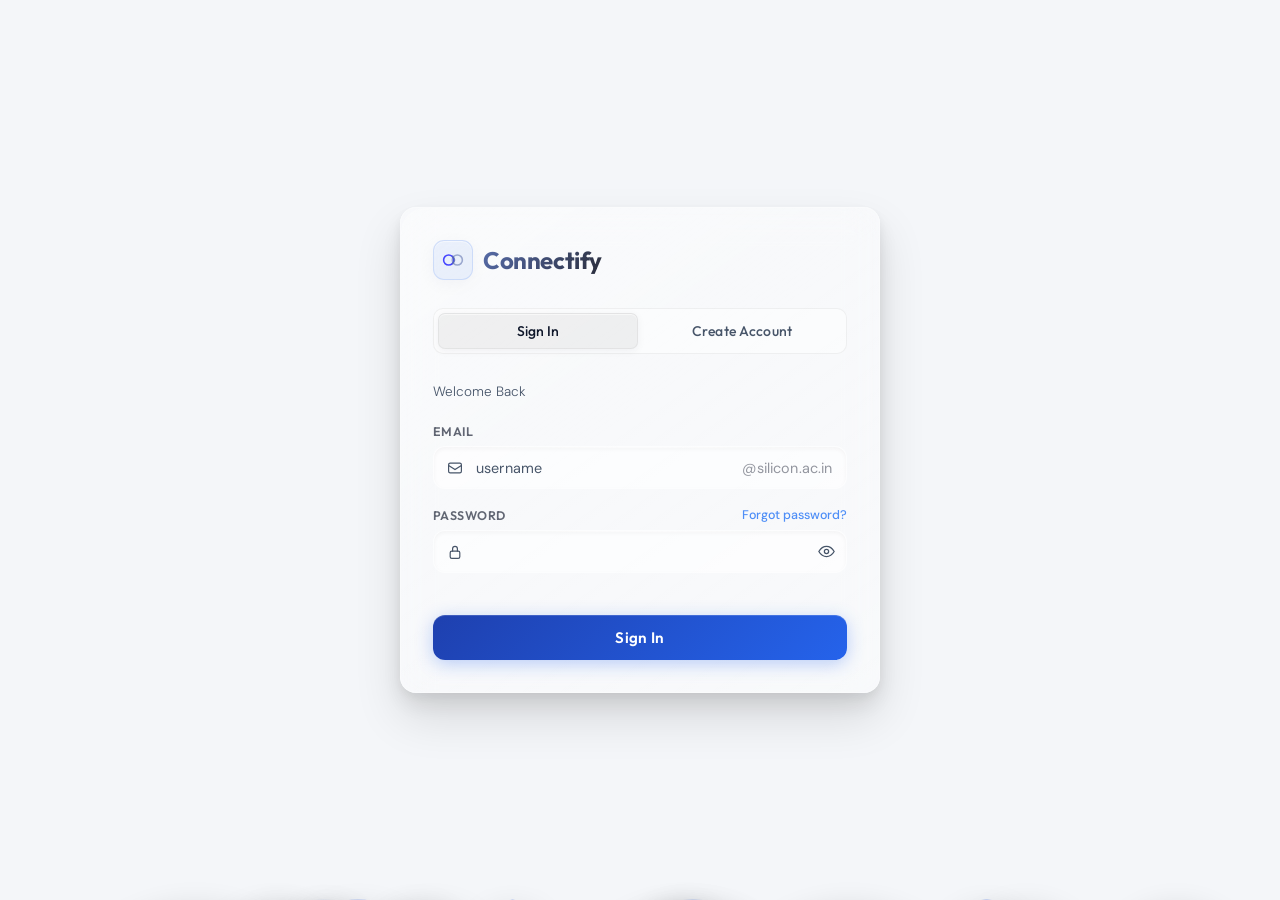
<file: index.html>
<!DOCTYPE html>
<html lang="en">

<head>
  <meta charset="UTF-8" />
  <meta name="viewport" content="width=device-width, initial-scale=1.0" />
  <title>Connectify — Sign In</title>
  <link rel="preconnect" href="https://fonts.googleapis.com" />
  <link rel="preconnect" href="https://fonts.gstatic.com" crossorigin />
  <link
    href="https://fonts.googleapis.com/css2?family=Outfit:wght@300;400;500;600;700&family=DM+Sans:ital,opsz,wght@0,9..40,300;0,9..40,400;0,9..40,500;1,9..40,300&display=swap"
    rel="stylesheet" />
  <link rel="stylesheet" href="style.css" />
</head>

<body>

  <!-- ── Animated background bubbles ── -->
  <div class="scene" id="bubbleScene" aria-hidden="true"></div>



  <!-- ── Main card ── -->
  <main class="card-wrapper">
    <div class="glass-card">

      <!-- Logo -->
      <div class="brand">
        <div class="brand-icon">
          <svg viewBox="0 0 36 36" fill="none" xmlns="http://www.w3.org/2000/svg" aria-hidden="true">
            <circle cx="12" cy="18" r="7" stroke="Blue" stroke-width="2.2" />
            <circle cx="24" cy="18" r="7" stroke="Grey" stroke-width="2.2" />
            <path d="M17.5 12.8C19.2 14.2 20.3 16 20.3 18s-1.1 3.8-2.8 5.2" stroke="rgba(255,255,255,0.8)"
              stroke-width="1.8" stroke-linecap="round" />
          </svg>
        </div>
        <span class="brand-name">Connectify</span>
      </div>

      <!-- Tab switcher -->
      <div class="tab-bar" role="tablist">
        <button class="tab active" id="tab-login" role="tab" aria-selected="true" aria-controls="panel-login"
          data-target="login">Sign In</button>
        <button class="tab" id="tab-signup" role="tab" aria-selected="false" aria-controls="panel-signup"
          data-target="signup">Create Account</button>
        <span class="tab-indicator" aria-hidden="true"></span>
      </div>

      <!-- ── LOGIN PANEL ── -->
      <div class="panel active" id="panel-login" role="tabpanel" aria-labelledby="tab-login">
        <p class="panel-subtitle">Welcome Back</p>

        <div class="field-group">
          <label class="field-label" for="login-email">Email</label>
          <div class="input-shell" id="email-shell-login">
            <div class="input-icon">
              <svg viewBox="0 0 20 20" fill="none" xmlns="http://www.w3.org/2000/svg">
                <rect x="2" y="4" width="16" height="12" rx="2" stroke="currentColor" stroke-width="1.5" />
                <path d="M2 7l8 5 8-5" stroke="currentColor" stroke-width="1.5" stroke-linecap="round" />
              </svg>
            </div>
            <input type="text" id="login-email" class="text-input" placeholder="username" autocomplete="email"
              spellcheck="false" />
            <span class="domain-suffix" aria-hidden="true">@silicon.ac.in</span>
          </div>
        </div>

        <div class="field-group">
          <div class="label-row">
            <label class="field-label" for="login-password">Password</label>
            <button type="button" class="forgot-link" tabindex="0">Forgot password?</button>
          </div>
          <div class="input-shell" id="pass-shell-login">
            <div class="input-icon">
              <svg viewBox="0 0 20 20" fill="none" xmlns="http://www.w3.org/2000/svg">
                <rect x="4" y="9" width="12" height="9" rx="2" stroke="currentColor" stroke-width="1.5" />
                <path d="M7 9V6a3 3 0 016 0v3" stroke="currentColor" stroke-width="1.5" stroke-linecap="round" />
              </svg>
            </div>
            <input type="password" id="login-password" class="text-input password-input" placeholder=""
              autocomplete="current-password" />
            <button type="button" class="eye-toggle" data-target="login-password"
              aria-label="Toggle password visibility">
              <svg class="eye-open" viewBox="0 0 20 20" fill="none" xmlns="http://www.w3.org/2000/svg">
                <path d="M1 10s3.5-6 9-6 9 6 9 6-3.5 6-9 6-9-6-9-6z" stroke="currentColor" stroke-width="1.5" />
                <circle cx="10" cy="10" r="2.5" stroke="currentColor" stroke-width="1.5" />
              </svg>
              <svg class="eye-closed hidden" viewBox="0 0 20 20" fill="none" xmlns="http://www.w3.org/2000/svg">
                <path d="M3 3l14 14M8.5 8.6a2.5 2.5 0 003.4 3.4M1 10s3.5-6 9-6c1.5 0 2.9.4 4.1 1M19 10s-1.2 1.9-3.1 3.4"
                  stroke="currentColor" stroke-width="1.5" stroke-linecap="round" />
              </svg>
            </button>
          </div>
        </div>

        <button type="button" class="cta-btn" id="login-btn">
          <span class="btn-text">Sign In</span>
          <span class="btn-shine" aria-hidden="true"></span>
        </button>


      </div>

      <!-- ── SIGNUP PANEL ── -->
      <div class="panel" id="panel-signup" role="tabpanel" aria-labelledby="tab-signup">
        <p class="panel-subtitle">Join Connectify. Your campus network awaits.</p>

        <div class="name-row">
          <div class="field-group">
            <label class="field-label" for="signup-fname">First Name</label>
            <div class="input-shell">
              <div class="input-icon">
                <svg viewBox="0 0 20 20" fill="none" xmlns="http://www.w3.org/2000/svg">
                  <circle cx="10" cy="7" r="3" stroke="currentColor" stroke-width="1.5" />
                  <path d="M3 17c0-3.3 3.1-6 7-6s7 2.7 7 6" stroke="currentColor" stroke-width="1.5"
                    stroke-linecap="round" />
                </svg>
              </div>
              <input type="text" id="signup-fname" class="text-input" placeholder="First" autocomplete="given-name" />
            </div>
          </div>
          <div class="field-group">
            <label class="field-label" for="signup-lname">Last Name</label>
            <div class="input-shell">
              <input type="text" id="signup-lname" class="text-input" placeholder="Last" style="padding-left:1rem"
                autocomplete="family-name" />
            </div>
          </div>
        </div>

        <div class="field-group">
          <label class="field-label" for="signup-email">Email</label>
          <div class="input-shell" id="email-shell-signup">
            <div class="input-icon">
              <svg viewBox="0 0 20 20" fill="none" xmlns="http://www.w3.org/2000/svg">
                <rect x="2" y="4" width="16" height="12" rx="2" stroke="currentColor" stroke-width="1.5" />
                <path d="M2 7l8 5 8-5" stroke="currentColor" stroke-width="1.5" stroke-linecap="round" />
              </svg>
            </div>
            <input type="text" id="signup-email" class="text-input" placeholder="username" autocomplete="off"
              spellcheck="false" />
            <span class="domain-suffix" aria-hidden="true">@silicon.ac.in</span>
          </div>
        </div>

        <div class="field-group">
          <label class="field-label" for="signup-password">Password</label>
          <div class="input-shell" id="pass-shell-signup">
            <div class="input-icon">
              <svg viewBox="0 0 20 20" fill="none" xmlns="http://www.w3.org/2000/svg">
                <rect x="4" y="9" width="12" height="9" rx="2" stroke="currentColor" stroke-width="1.5" />
                <path d="M7 9V6a3 3 0 016 0v3" stroke="currentColor" stroke-width="1.5" stroke-linecap="round" />
              </svg>
            </div>
            <input type="password" id="signup-password" class="text-input password-input" placeholder="Create password"
              autocomplete="new-password" />
            <button type="button" class="eye-toggle" data-target="signup-password"
              aria-label="Toggle password visibility">
              <svg class="eye-open" viewBox="0 0 20 20" fill="none" xmlns="http://www.w3.org/2000/svg">
                <path d="M1 10s3.5-6 9-6 9 6 9 6-3.5 6-9 6-9-6-9-6z" stroke="currentColor" stroke-width="1.5" />
                <circle cx="10" cy="10" r="2.5" stroke="currentColor" stroke-width="1.5" />
              </svg>
              <svg class="eye-closed hidden" viewBox="0 0 20 20" fill="none" xmlns="http://www.w3.org/2000/svg">
                <path d="M3 3l14 14M8.5 8.6a2.5 2.5 0 003.4 3.4M1 10s3.5-6 9-6c1.5 0 2.9.4 4.1 1M19 10s-1.2 1.9-3.1 3.4"
                  stroke="currentColor" stroke-width="1.5" stroke-linecap="round" />
              </svg>
            </button>
          </div>
          <!-- Strength bar -->
          <div class="strength-bar" id="strength-bar" aria-label="Password strength">
            <div class="strength-seg" data-index="0"></div>
            <div class="strength-seg" data-index="1"></div>
            <div class="strength-seg" data-index="2"></div>
            <div class="strength-seg" data-index="3"></div>
          </div>
          <span class="strength-label" id="strength-label"></span>
        </div>

        <div class="field-group">
          <label class="field-label" for="signup-confirm">Confirm Password</label>
          <div class="input-shell" id="confirm-shell">
            <div class="input-icon">
              <svg viewBox="0 0 20 20" fill="none" xmlns="http://www.w3.org/2000/svg">
                <path d="M5 10l4 4 6-7" stroke="currentColor" stroke-width="1.5" stroke-linecap="round"
                  stroke-linejoin="round" />
              </svg>
            </div>
            <input type="password" id="signup-confirm" class="text-input password-input" placeholder="Re-enter password"
              autocomplete="new-password" />
          </div>
          <span class="match-hint" id="match-hint"></span>
        </div>

        <button type="button" class="cta-btn" id="signup-btn">
          <span class="btn-text">Create Account</span>
          <span class="btn-shine" aria-hidden="true"></span>
        </button>

        <p class="terms-note">By signing up you agree to our <a href="#" class="terms-link">Terms of Service</a> &amp;
          <a href="#" class="terms-link">Privacy Policy</a>.
        </p>
      </div>

    </div>
  </main>

  <!-- Toast -->
  <div class="toast" id="toast" role="alert" aria-live="polite"></div>

  <script src="script.js"></script>
</body>

</html>
</file>
<file: style.css>
/* ═══════════════════════════════════════════════════
   Connectify — Glassmorphism UI  |  style.css
   ═══════════════════════════════════════════════════ */

/* ── Design Tokens ── */
:root {
  --bg-deep: #f8fafc;
  --bg-mid: #e2e8f0;
  --blue-vivid: #1a5aff;
  --blue-bright: #3b82f6;
  --blue-glow: #60a5fa;
  --blue-pale: #93c5fd;

  --glass-bg: rgba(255, 255, 255, 0.15);
  --glass-border: rgba(255, 255, 255, 0.4);
  --glass-shadow: rgba(0, 20, 80, 0.08);

  --input-bg: rgba(255, 255, 255, 0.6);
  --input-border: rgba(0, 0, 0, 0.08);
  --input-focus-bg: rgba(255, 255, 255, 0.9);
  --input-focus-border: rgba(37, 99, 235, 0.4);

  --text-primary: #0f172a;
  --text-secondary: #475569;
  --text-domain: rgba(15, 23, 42, 0.45);

  --tab-active-bg: rgba(0, 0, 0, 0.05);

  --accent-gradient: linear-gradient(135deg, #1e40af 0%, #2563eb 100%);
  --btn-glow: rgba(37, 99, 235, 0.3);

  --radius-card: 24px;
  --radius-input: 12px;
  --radius-btn: 12px;

  --font-head: 'Outfit', sans-serif;
  --font-body: 'DM Sans', sans-serif;

  --ease-smooth: cubic-bezier(0.4, 0, 0.2, 1);
  --ease-spring: cubic-bezier(0.34, 1.56, 0.64, 1);
}

/* ── Reset ── */
*,
*::before,
*::after {
  box-sizing: border-box;
  margin: 0;
  padding: 0;
}

html {
  font-size: 16px;
  -webkit-font-smoothing: antialiased;
}

body {
  min-height: 100dvh;
  display: flex;
  align-items: center;
  justify-content: center;
  background: #f4f6f9;
  font-family: var(--font-body);
  color: var(--text-primary);
  overflow: hidden;
  position: relative;
}

button {
  cursor: pointer;
  border: none;
  background: none;
  font: inherit;
  color: inherit;
}

input {
  outline: none;
  border: none;
  background: none;
  font: inherit;
  color: inherit;
  width: 100%;
}

a {
  text-decoration: none;
}

svg {
  display: block;
  flex-shrink: 0;
}



/* ── Bubble scene ── */
.scene {
  position: fixed;
  inset: 0;
  pointer-events: none;
  z-index: 1;
  overflow: hidden;
}

.bubble {
  position: absolute;
  border-radius: 50%;
  /* 3D solid sphere look from image */
  background: radial-gradient(circle at 30% 30%,
      #4a8bf5 0%,
      #1d4ed8 40%,
      #051540 100%);
  box-shadow:
    inset 0 15px 20px rgba(255, 255, 255, 0.4),
    inset 0 -15px 20px rgba(0, 0, 0, 0.2),
    0 15px 35px rgba(0, 0, 0, 0.2);
  animation: floatUp linear infinite, colorShift alternate infinite ease-in-out;
  will-change: transform, opacity, filter;
}

@keyframes colorShift {
  0% {
    filter: grayscale(0%) contrast(100%);
  }

  100% {
    filter: grayscale(100%) contrast(150%) brightness(1.2);
  }
}

@keyframes floatUp {
  0% {
    transform: translateY(0) translateX(0) scale(1);
    opacity: 0;
  }

  8% {
    opacity: 1;
  }

  92% {
    opacity: 1;
  }

  100% {
    transform: translateY(-105vh) translateX(var(--drift)) scale(var(--scale-end));
    opacity: 0;
  }
}

/* ── Main card wrapper ── */
.card-wrapper {
  position: relative;
  z-index: 10;
  width: min(480px, calc(100vw - 2rem));
  animation: cardIn 0.75s var(--ease-spring) both;
}

@keyframes cardIn {
  from {
    opacity: 0;
    transform: translateY(28px) scale(0.97);
  }

  to {
    opacity: 1;
    transform: translateY(0) scale(1);
  }
}

/* ── Glass card ── */
.glass-card {
  /* The 35% opacity white background */
  background: rgba(255, 255, 255, 0.35);

  /* The frosted glass blur effect */
  backdrop-filter: blur(16px);
  -webkit-backdrop-filter: blur(16px);
  /* For Safari support */

  /* The subtle edge of the glass */
  border: 1px solid rgba(255, 255, 255, 0.3);

  /* Soft shadow for depth */
  box-shadow:
    0 4px 12px rgba(0, 0, 0, 0.05),
    0 12px 24px rgba(0, 0, 0, 0.08),
    0 24px 48px rgba(0, 0, 0, 0.12);

  /* Standard styling */
  border-radius: 16px;
  padding: 2rem;
  color: #1a365d;
  /* Dark blue text color from your theme */

  /* Structural variables preserved */
  position: relative;
  overflow: hidden;
}

/* Card top-light shimmer */
.glass-card::before {
  content: '';
  position: absolute;
  inset: 0;
  border-radius: var(--radius-card);
  background: linear-gradient(145deg,
      rgba(255, 255, 255, 0.35) 0%,
      rgba(255, 255, 255, 0.0) 45%,
      rgba(255, 255, 255, 0.1) 100%);
  pointer-events: none;
}

/* ── Brand ── */
.brand {
  display: flex;
  align-items: center;
  gap: 0.65rem;
  margin-bottom: 1.75rem;
}

.brand-icon {
  width: 40px;
  height: 40px;
  background: rgba(37, 99, 235, 0.1);
  border: 1px solid rgba(37, 99, 235, 0.2);
  border-radius: 11px;
  display: flex;
  align-items: center;
  justify-content: center;
  box-shadow: 0 4px 16px rgba(0, 20, 90, 0.05), inset 0 1px 0 rgba(255, 255, 255, 0.5);
  padding: 6px;
}

.brand-icon svg {
  width: 100%;
  height: 100%;
  stroke: #1e3a8a;
}

.brand-icon svg circle:nth-child(2) {
  stroke: rgba(30, 58, 138, 0.55);
}

.brand-icon svg path {
  stroke: rgba(30, 58, 138, 0.8);
}

.brand-name {
  font-family: var(--font-head);
  font-size: 1.5rem;
  font-weight: 700;
  letter-spacing: -0.02em;
  background: linear-gradient(120deg, #1e3a8a 0%, #020617 100%);
  -webkit-background-clip: text;
  -webkit-text-fill-color: transparent;
  background-clip: text;
}

/* ── Tab bar ── */
.tab-bar {
  display: flex;
  position: relative;
  background: rgba(255, 255, 255, 0.4);
  border: 1px solid rgba(0, 0, 0, 0.05);
  border-radius: 10px;
  padding: 4px;
  margin-bottom: 1.75rem;
  gap: 4px;
}

.tab {
  flex: 1;
  padding: 0.55rem 0;
  font-family: var(--font-head);
  font-size: 0.875rem;
  font-weight: 500;
  color: var(--text-secondary);
  border-radius: 7px;
  transition: color 0.3s var(--ease-smooth);
  position: relative;
  z-index: 2;
  letter-spacing: 0.01em;
}

.tab.active {
  color: var(--text-primary);
}

.tab:hover:not(.active) {
  color: rgba(15, 23, 42, 0.78);
}

.tab-indicator {
  position: absolute;
  top: 4px;
  bottom: 4px;
  width: calc(50% - 6px);
  left: 4px;
  background: var(--tab-active-bg);
  border: 1px solid rgba(0, 0, 0, 0.05);
  border-radius: 7px;
  box-shadow: 0 2px 8px rgba(0, 10, 60, 0.05), inset 0 1px 0 rgba(255, 255, 255, 0.5);
  transition: transform 0.35s var(--ease-spring);
  z-index: 1;
}

.tab-indicator.right {
  transform: translateX(calc(100% + 4px));
}

/* ── Panel ── */
.panel {
  display: none;
  animation: fadeSlide 0.4s var(--ease-smooth) both;
}

.panel.active {
  display: block;
}

@keyframes fadeSlide {
  from {
    opacity: 0;
    transform: translateY(10px);
  }

  to {
    opacity: 1;
    transform: translateY(0);
  }
}

.panel-subtitle {
  font-size: 0.845rem;
  color: var(--text-secondary);
  margin-bottom: 1.4rem;
  line-height: 1.5;
  font-weight: 300;
}

/* ── Field groups ── */
.field-group {
  margin-bottom: 1.1rem;
}

.field-label {
  display: block;
  font-family: var(--font-head);
  font-size: 0.78rem;
  font-weight: 600;
  color: rgba(15, 23, 42, 0.65);
  letter-spacing: 0.04em;
  text-transform: uppercase;
  margin-bottom: 0.45rem;
}

.label-row {
  display: flex;
  justify-content: space-between;
  align-items: center;
  margin-bottom: 0.45rem;
}

.label-row .field-label {
  margin-bottom: 0;
}

.name-row {
  display: grid;
  grid-template-columns: 1fr 1fr;
  gap: 0.75rem;
}

/* ── Input shell (glassmorphic box) ── */
.input-shell {
  position: relative;
  display: flex;
  align-items: center;
  background: var(--input-bg);
  /* ~35% translucency */
  border: 1px solid transparent;
  border-radius: var(--radius-input);
  box-shadow: inset 0 2px 4px rgba(0, 0, 0, 0.04);
  transition: background 0.25s var(--ease-smooth),
    border-color 0.25s var(--ease-smooth),
    box-shadow 0.25s var(--ease-smooth),
    transform 0.25s var(--ease-smooth);
  overflow: hidden;
}

/* Subtle top-gloss stripe */
.input-shell::before {
  content: '';
  position: absolute;
  top: 0;
  left: 0;
  right: 0;
  height: 1px;
  background: linear-gradient(90deg, transparent, rgba(255, 255, 255, 0.6), transparent);
  border-radius: var(--radius-input) var(--radius-input) 0 0;
}

.input-shell:focus-within {
  background: var(--input-focus-bg);
  border-color: var(--input-focus-border);
  transform: translateY(-1px);
  box-shadow:
    0 0 0 3px rgba(59, 130, 246, 0.15),
    0 4px 20px rgba(0, 10, 60, 0.25),
    inset 0 1px 0 rgba(255, 255, 255, 0.12);
}

.input-shell.error {
  border-color: rgba(248, 113, 113, 0.6);
  box-shadow: 0 0 0 3px rgba(248, 113, 113, 0.12);
}

.input-shell.success {
  border-color: rgba(74, 222, 128, 0.5);
  box-shadow: 0 0 0 3px rgba(74, 222, 128, 0.1);
}

.input-icon {
  width: 42px;
  height: 100%;
  display: flex;
  align-items: center;
  justify-content: center;
  flex-shrink: 0;
  color: var(--text-secondary);
}

.input-icon svg {
  width: 16px;
  height: 16px;
}

.text-input {
  flex: 1;
  padding: 0.72rem 0.85rem 0.72rem 0;
  font-size: 0.9rem;
  font-family: var(--font-body);
  color: var(--text-primary);
  letter-spacing: 0.01em;
  min-width: 0;
}

.text-input::placeholder {
  color: var(--text-secondary);
  opacity: 1;
}

/* Domain suffix */
.domain-suffix {
  flex-shrink: 0;
  padding-right: 0.85rem;
  font-size: 0.9rem;
  color: var(--text-domain);
  font-family: var(--font-body);
  letter-spacing: 0.01em;
  white-space: nowrap;
  pointer-events: none;
  user-select: none;
  transition: color 0.2s;
}

.input-shell:focus-within .domain-suffix {
  color: rgba(147, 197, 253, 0.55);
}

/* Password eye toggle */
.eye-toggle {
  width: 40px;
  height: 100%;
  display: flex;
  align-items: center;
  justify-content: center;
  flex-shrink: 0;
  color: var(--text-secondary);
  transition: color 0.2s;
}

.eye-toggle:hover {
  color: var(--text-primary);
}

.eye-toggle svg {
  width: 17px;
  height: 17px;
}

.hidden {
  display: none !important;
}

/* Forgot link */
.forgot-link {
  font-size: 0.78rem;
  color: var(--blue-bright);
  font-weight: 500;
  transition: color 0.2s, opacity 0.2s;
  opacity: 0.9;
}

.forgot-link:hover {
  color: var(--blue-vivid);
  opacity: 1;
}

/* ── Strength bar ── */
.strength-bar {
  display: flex;
  gap: 5px;
  margin-top: 0.55rem;
  height: 4px;
}

.strength-seg {
  flex: 1;
  border-radius: 2px;
  background: rgba(0, 0, 0, 0.1);
  transition: background 0.35s var(--ease-smooth);
}

.strength-seg.weak {
  background: #f87171;
}

.strength-seg.fair {
  background: #fb923c;
}

.strength-seg.good {
  background: #facc15;
}

.strength-seg.strong {
  background: #4ade80;
}

.strength-label {
  display: block;
  font-size: 0.73rem;
  color: var(--text-secondary);
  margin-top: 0.3rem;
  height: 1rem;
  transition: all 0.3s;
}

/* Match hint */
.match-hint {
  display: block;
  font-size: 0.73rem;
  margin-top: 0.3rem;
  height: 1rem;
  transition: all 0.3s;
}

.match-hint.ok {
  color: #4ade80;
}

.match-hint.bad {
  color: #f87171;
}

/* ── CTA Button ── */
.cta-btn {
  position: relative;
  width: 100%;
  margin-top: 1.5rem;
  padding: 0.82rem 1rem;
  background: var(--accent-gradient);
  border-radius: var(--radius-btn);
  font-family: var(--font-head);
  font-size: 0.95rem;
  font-weight: 600;
  letter-spacing: 0.02em;
  color: #fff;
  overflow: hidden;
  box-shadow:
    0 4px 18px var(--btn-glow),
    0 1px 0 rgba(255, 255, 255, 0.15) inset;
  transition: transform 0.18s var(--ease-spring),
    box-shadow 0.18s var(--ease-smooth),
    filter 0.18s,
    letter-spacing 0.3s var(--ease-smooth);
}

.cta-btn:hover {
  transform: translateY(-2px);
  letter-spacing: 0.04em;
  box-shadow:
    0 8px 28px var(--btn-glow),
    0 1px 0 rgba(255, 255, 255, 0.2) inset;
  filter: brightness(1.08);
}

.cta-btn:active {
  transform: scale(0.97);
  filter: brightness(0.95);
}

.btn-text {
  position: relative;
  z-index: 2;
}

.btn-shine {
  position: absolute;
  top: 0;
  left: -75%;
  width: 50%;
  height: 100%;
  background: linear-gradient(90deg, transparent, rgba(255, 255, 255, 0.25), transparent);
  transform: skewX(-20deg);
  transition: left 0s;
  z-index: 1;
}

.cta-btn:hover .btn-shine {
  left: 130%;
  transition: left 0.6s ease;
}

/* ── Divider ── */
.divider {
  display: flex;
  align-items: center;
  gap: 0.75rem;
  margin: 1.25rem 0;
  color: var(--text-secondary);
  font-size: 0.78rem;
}

.divider::before,
.divider::after {
  content: '';
  flex: 1;
  height: 1px;
  background: rgba(255, 255, 255, 0.12);
}

/* ── Social buttons ── */
.social-row {
  display: grid;
  grid-template-columns: 1fr 1fr;
  gap: 0.75rem;
}

.social-btn {
  display: flex;
  align-items: center;
  justify-content: center;
  gap: 0.55rem;
  padding: 0.62rem 0.75rem;
  background: rgba(255, 255, 255, 0.07);
  border: 1px solid rgba(255, 255, 255, 0.13);
  border-radius: 10px;
  font-family: var(--font-body);
  font-size: 0.84rem;
  font-weight: 500;
  color: rgba(255, 255, 255, 0.82);
  transition: background 0.2s, border-color 0.2s, transform 0.18s var(--ease-spring);
}

.social-btn svg {
  width: 18px;
  height: 18px;
}

.social-btn:hover {
  background: rgba(255, 255, 255, 0.12);
  border-color: rgba(255, 255, 255, 0.22);
  transform: translateY(-1px);
}

.social-btn:active {
  transform: translateY(0);
}

/* ── Terms note ── */
.terms-note {
  margin-top: 1.1rem;
  font-size: 0.76rem;
  color: var(--text-secondary);
  text-align: center;
  line-height: 1.6;
}

.terms-link {
  color: var(--blue-pale);
  transition: color 0.2s;
}

.terms-link:hover {
  color: #fff;
}

/* ── Toast ── */
.toast {
  position: fixed;
  bottom: 1.5rem;
  left: 50%;
  transform: translateX(-50%) translateY(20px);
  background: rgba(30, 58, 138, 0.92);
  backdrop-filter: blur(12px);
  border: 1px solid rgba(255, 255, 255, 0.15);
  border-radius: 10px;
  padding: 0.75rem 1.4rem;
  font-size: 0.85rem;
  color: rgba(255, 255, 255, 0.92);
  box-shadow: 0 8px 32px rgba(0, 10, 60, 0.5);
  opacity: 0;
  pointer-events: none;
  transition: opacity 0.3s var(--ease-smooth), transform 0.3s var(--ease-spring);
  z-index: 100;
  white-space: nowrap;
}

.toast.show {
  opacity: 1;
  transform: translateX(-50%) translateY(0);
  pointer-events: auto;
}

/* ── Responsive ── */
@media (max-width: 420px) {
  .glass-card {
    padding: 1.75rem 1.5rem 2rem;
  }

  .name-row {
    grid-template-columns: 1fr;
    gap: 0;
  }

  .social-row {
    grid-template-columns: 1fr;
  }
}
</file>
